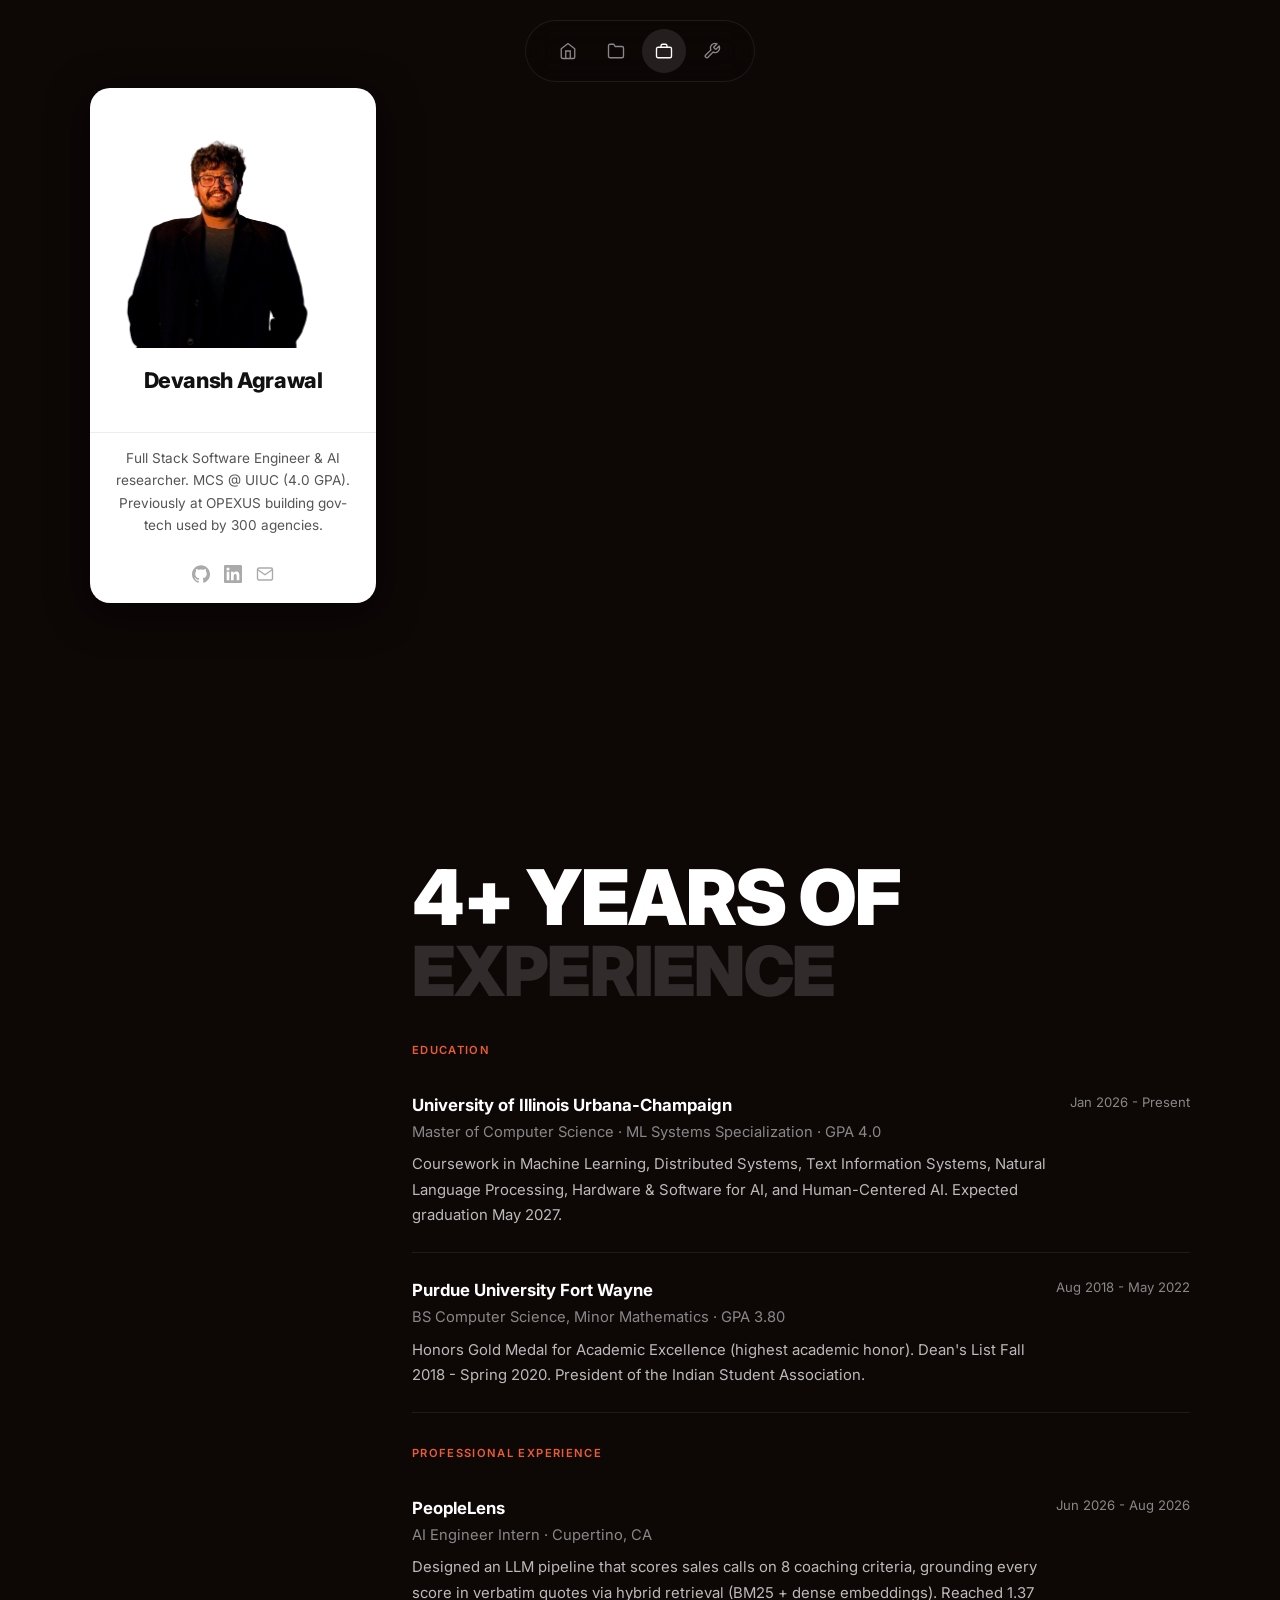
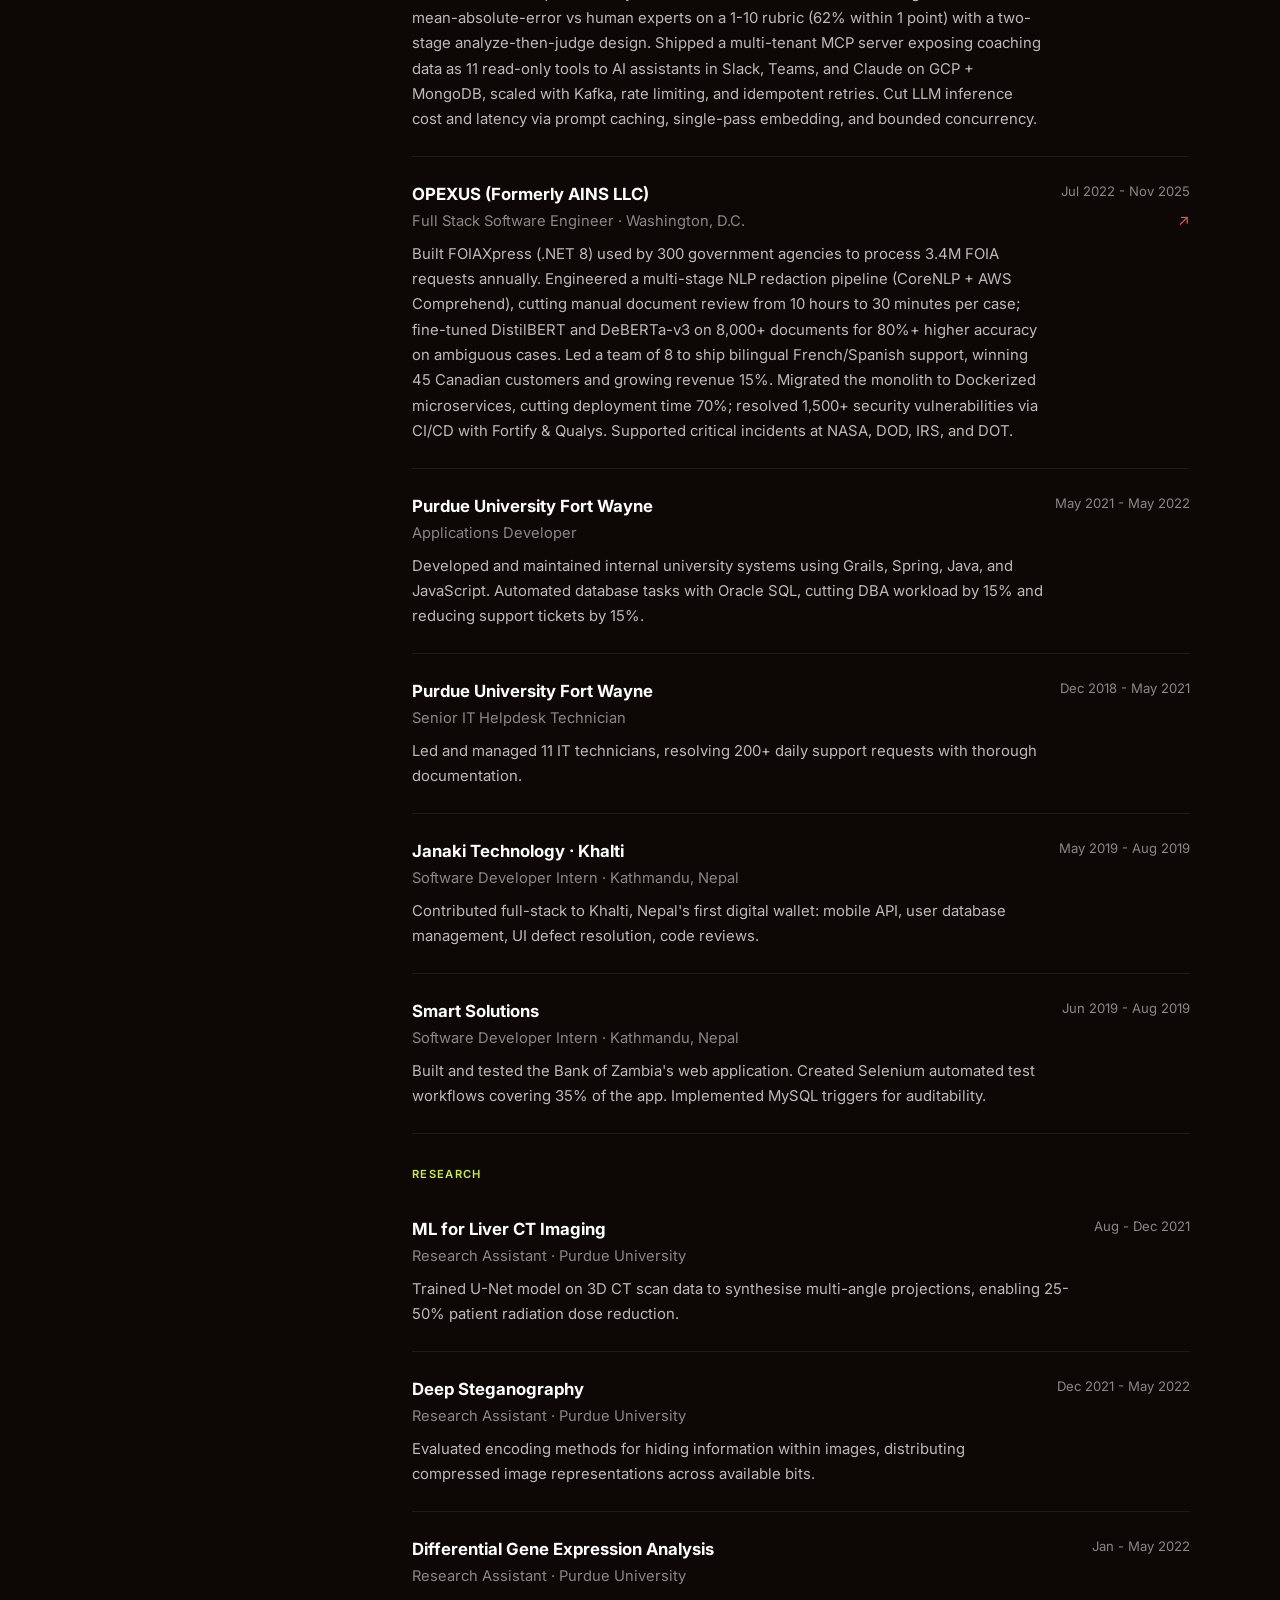
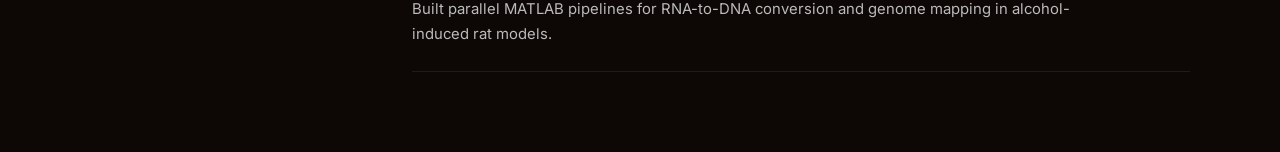
<file: experience.html>
<!DOCTYPE html>
<html lang="en">
<head>
  <meta charset="UTF-8" />
  <meta name="viewport" content="width=device-width, initial-scale=1.0" />
  <title>Experience | Devansh Agrawal</title>
  <link rel="preconnect" href="https://fonts.googleapis.com" />
  <link href="https://fonts.googleapis.com/css2?family=Inter:wght@400;500;600;700;800;900&display=swap" rel="stylesheet" />
  <link rel="stylesheet" href="assets/css/style.css" />
</head>
<body>

  <nav id="main-nav">
    <a href="index.html"       class="nav-item" title="Home">
      <svg viewBox="0 0 24 24"><path d="M3 9l9-7 9 7v11a2 2 0 0 1-2 2H5a2 2 0 0 1-2-2z"/><polyline points="9 22 9 12 15 12 15 22"/></svg>
    </a>
    <a href="projects.html"    class="nav-item" title="Projects">
      <svg viewBox="0 0 24 24"><path d="M22 19a2 2 0 0 1-2 2H4a2 2 0 0 1-2-2V5a2 2 0 0 1 2-2h5l2 3h9a2 2 0 0 1 2 2z"/></svg>
    </a>
    <a href="experience.html"  class="nav-item active" title="Experience">
      <svg viewBox="0 0 24 24"><rect x="2" y="7" width="20" height="14" rx="2"/><path d="M16 7V5a2 2 0 0 0-2-2h-4a2 2 0 0 0-2 2v2"/></svg>
    </a>
    <a href="skills.html"      class="nav-item" title="Skills">
      <svg viewBox="0 0 24 24"><path d="M14.7 6.3a1 1 0 0 0 0 1.4l1.6 1.6a1 1 0 0 0 1.4 0l3.77-3.77a6 6 0 0 1-7.94 7.94l-6.91 6.91a2.12 2.12 0 0 1-3-3l6.91-6.91a6 6 0 0 1 7.94-7.94l-3.76 3.76z"/></svg>
    </a>
  </nav>

  <div class="page-layout">
    <!-- Sidebar -->
    <aside class="profile-card">
      <div class="profile-card__deco"></div>
      <div class="profile-card__photo-wrap">
        <img src="assets/images/profile.png" alt="Devansh Agrawal" />
      </div>
      <div class="profile-card__name">Devansh Agrawal</div>
      <div class="profile-card__badge">AI</div>
      <div class="profile-card__divider"></div>
      <p class="profile-card__bio">
        Full Stack Software Engineer &amp; AI researcher. MCS @ UIUC (4.0 GPA).
        Previously at OPEXUS building gov-tech used by 300 agencies.
      </p>
      <div class="profile-card__deco-line"></div>
      <div class="profile-card__socials">
        <a href="https://github.com/Devansh63" target="_blank" rel="noopener" title="GitHub">
          <svg viewBox="0 0 24 24" fill="currentColor"><path d="M12 .297c-6.63 0-12 5.373-12 12 0 5.303 3.438 9.8 8.205 11.385.6.113.82-.258.82-.577 0-.285-.01-1.04-.015-2.04-3.338.724-4.042-1.61-4.042-1.61C4.422 18.07 3.633 17.7 3.633 17.7c-1.087-.744.084-.729.084-.729 1.205.084 1.838 1.236 1.838 1.236 1.07 1.835 2.809 1.305 3.495.998.108-.776.417-1.305.76-1.605-2.665-.3-5.466-1.332-5.466-5.93 0-1.31.465-2.38 1.235-3.22-.135-.303-.54-1.523.105-3.176 0 0 1.005-.322 3.3 1.23.96-.267 1.98-.399 3-.405 1.02.006 2.04.138 3 .405 2.28-1.552 3.285-1.23 3.285-1.23.645 1.653.24 2.873.12 3.176.765.84 1.23 1.91 1.23 3.22 0 4.61-2.805 5.625-5.475 5.92.42.36.81 1.096.81 2.22 0 1.606-.015 2.896-.015 3.286 0 .315.21.69.825.57C20.565 22.092 24 17.592 24 12.297c0-6.627-5.373-12-12-12"/></svg>
        </a>
        <a href="https://www.linkedin.com/in/devansh-agrawal63/" target="_blank" rel="noopener" title="LinkedIn">
          <svg viewBox="0 0 24 24" fill="currentColor"><path d="M20.447 20.452h-3.554v-5.569c0-1.328-.027-3.037-1.852-3.037-1.853 0-2.136 1.445-2.136 2.939v5.667H9.351V9h3.414v1.561h.046c.477-.9 1.637-1.85 3.37-1.85 3.601 0 4.267 2.37 4.267 5.455v6.286zM5.337 7.433a2.062 2.062 0 0 1-2.063-2.065 2.064 2.064 0 1 1 2.063 2.065zm1.782 13.019H3.555V9h3.564v11.452zM22.225 0H1.771C.792 0 0 .774 0 1.729v20.542C0 23.227.792 24 1.771 24h20.451C23.2 24 24 23.227 24 22.271V1.729C24 .774 23.2 0 22.222 0h.003z"/></svg>
        </a>
        <a href="mailto:devanshagrawal63@gmail.com" title="Email">
          <svg viewBox="0 0 24 24" fill="none" stroke="currentColor" stroke-width="1.8"><path d="M4 4h16c1.1 0 2 .9 2 2v12c0 1.1-.9 2-2 2H4c-1.1 0-2-.9-2-2V6c0-1.1.9-2 2-2z"/><polyline points="22,6 12,13 2,6"/></svg>
        </a>
      </div>
    </aside>

    <!-- Content -->
    <main class="page-content">
      <h1 class="section-title">4+ YEARS OF<br><span>EXPERIENCE</span></h1>

      <div style="margin-top: 36px;">

        <!-- Education first -->
        <div style="margin-bottom: 8px; font-size:0.7rem; color:var(--accent-orange); text-transform:uppercase; letter-spacing:0.12em; font-weight:600;">Education</div>

        <div class="exp-item">
          <div>
            <div class="exp-item__company">University of Illinois Urbana-Champaign</div>
            <div class="exp-item__role">Master of Computer Science · ML Systems Specialization · GPA 4.0</div>
            <div class="exp-item__desc">Coursework in Machine Learning, Distributed Systems, Text Information Systems, Natural Language Processing, Hardware &amp; Software for AI, and Human-Centered AI. Expected graduation May 2027.</div>
          </div>
          <div>
            <div class="exp-item__date">Jan 2026 - Present</div>
          </div>
        </div>

        <div class="exp-item">
          <div>
            <div class="exp-item__company">Purdue University Fort Wayne</div>
            <div class="exp-item__role">BS Computer Science, Minor Mathematics · GPA 3.80</div>
            <div class="exp-item__desc">Honors Gold Medal for Academic Excellence (highest academic honor). Dean's List Fall 2018 - Spring 2020. President of the Indian Student Association.</div>
          </div>
          <div>
            <div class="exp-item__date">Aug 2018 - May 2022</div>
          </div>
        </div>

        <!-- Work experience -->
        <div style="margin: 32px 0 8px; font-size:0.7rem; color:var(--accent-orange); text-transform:uppercase; letter-spacing:0.12em; font-weight:600;">Professional Experience</div>

        <div class="exp-item">
          <div>
            <div class="exp-item__company">PeopleLens</div>
            <div class="exp-item__role">AI Engineer Intern · Cupertino, CA</div>
            <div class="exp-item__desc">
              Designed an LLM pipeline that scores sales calls on 8 coaching criteria, grounding every score in verbatim quotes via hybrid retrieval (BM25 + dense embeddings).
              Reached 1.37 mean-absolute-error vs human experts on a 1-10 rubric (62% within 1 point) with a two-stage analyze-then-judge design.
              Shipped a multi-tenant MCP server exposing coaching data as 11 read-only tools to AI assistants in Slack, Teams, and Claude on GCP + MongoDB, scaled with Kafka, rate limiting, and idempotent retries.
              Cut LLM inference cost and latency via prompt caching, single-pass embedding, and bounded concurrency.
            </div>
          </div>
          <div>
            <div class="exp-item__date">Jun 2026 - Aug 2026</div>
          </div>
        </div>

        <div class="exp-item">
          <div>
            <div class="exp-item__company">OPEXUS (Formerly AINS LLC)</div>
            <div class="exp-item__role">Full Stack Software Engineer · Washington, D.C.</div>
            <div class="exp-item__desc">
              Built FOIAXpress (.NET 8) used by 300 government agencies to process 3.4M FOIA requests annually.
              Engineered a multi-stage NLP redaction pipeline (CoreNLP + AWS Comprehend), cutting manual document review from 10 hours to 30 minutes per case; fine-tuned DistilBERT and DeBERTa-v3 on 8,000+ documents for 80%+ higher accuracy on ambiguous cases.
              Led a team of 8 to ship bilingual French/Spanish support, winning 45 Canadian customers and growing revenue 15%.
              Migrated the monolith to Dockerized microservices, cutting deployment time 70%; resolved 1,500+ security vulnerabilities via CI/CD with Fortify &amp; Qualys.
              Supported critical incidents at NASA, DOD, IRS, and DOT.
            </div>
          </div>
          <div>
            <div class="exp-item__date">Jul 2022 - Nov 2025</div>
            <a href="https://www.linkedin.com/in/devansh-agrawal63/" target="_blank" rel="noopener" class="exp-item__arrow" style="display:block; text-align:right; margin-top:6px; text-decoration:none;">↗</a>
          </div>
        </div>

        <div class="exp-item">
          <div>
            <div class="exp-item__company">Purdue University Fort Wayne</div>
            <div class="exp-item__role">Applications Developer</div>
            <div class="exp-item__desc">Developed and maintained internal university systems using Grails, Spring, Java, and JavaScript. Automated database tasks with Oracle SQL, cutting DBA workload by 15% and reducing support tickets by 15%.</div>
          </div>
          <div>
            <div class="exp-item__date">May 2021 - May 2022</div>
          </div>
        </div>

        <div class="exp-item">
          <div>
            <div class="exp-item__company">Purdue University Fort Wayne</div>
            <div class="exp-item__role">Senior IT Helpdesk Technician</div>
            <div class="exp-item__desc">Led and managed 11 IT technicians, resolving 200+ daily support requests with thorough documentation.</div>
          </div>
          <div>
            <div class="exp-item__date">Dec 2018 - May 2021</div>
          </div>
        </div>

        <div class="exp-item">
          <div>
            <div class="exp-item__company">Janaki Technology · Khalti</div>
            <div class="exp-item__role">Software Developer Intern · Kathmandu, Nepal</div>
            <div class="exp-item__desc">Contributed full-stack to Khalti, Nepal's first digital wallet: mobile API, user database management, UI defect resolution, code reviews.</div>
          </div>
          <div>
            <div class="exp-item__date">May 2019 - Aug 2019</div>
          </div>
        </div>

        <div class="exp-item">
          <div>
            <div class="exp-item__company">Smart Solutions</div>
            <div class="exp-item__role">Software Developer Intern · Kathmandu, Nepal</div>
            <div class="exp-item__desc">Built and tested the Bank of Zambia's web application. Created Selenium automated test workflows covering 35% of the app. Implemented MySQL triggers for auditability.</div>
          </div>
          <div>
            <div class="exp-item__date">Jun 2019 - Aug 2019</div>
          </div>
        </div>

        <!-- Research -->
        <div style="margin: 32px 0 8px; font-size:0.7rem; color:var(--accent-lime); text-transform:uppercase; letter-spacing:0.12em; font-weight:600;">Research</div>

        <div class="exp-item">
          <div>
            <div class="exp-item__company">ML for Liver CT Imaging</div>
            <div class="exp-item__role">Research Assistant · Purdue University</div>
            <div class="exp-item__desc">Trained U-Net model on 3D CT scan data to synthesise multi-angle projections, enabling 25-50% patient radiation dose reduction.</div>
          </div>
          <div><div class="exp-item__date">Aug - Dec 2021</div></div>
        </div>

        <div class="exp-item">
          <div>
            <div class="exp-item__company">Deep Steganography</div>
            <div class="exp-item__role">Research Assistant · Purdue University</div>
            <div class="exp-item__desc">Evaluated encoding methods for hiding information within images, distributing compressed image representations across available bits.</div>
          </div>
          <div><div class="exp-item__date">Dec 2021 - May 2022</div></div>
        </div>

        <div class="exp-item">
          <div>
            <div class="exp-item__company">Differential Gene Expression Analysis</div>
            <div class="exp-item__role">Research Assistant · Purdue University</div>
            <div class="exp-item__desc">Built parallel MATLAB pipelines for RNA-to-DNA conversion and genome mapping in alcohol-induced rat models.</div>
          </div>
          <div><div class="exp-item__date">Jan - May 2022</div></div>
        </div>

      </div>
    </main>
  </div>

</body>
</html>
</file>
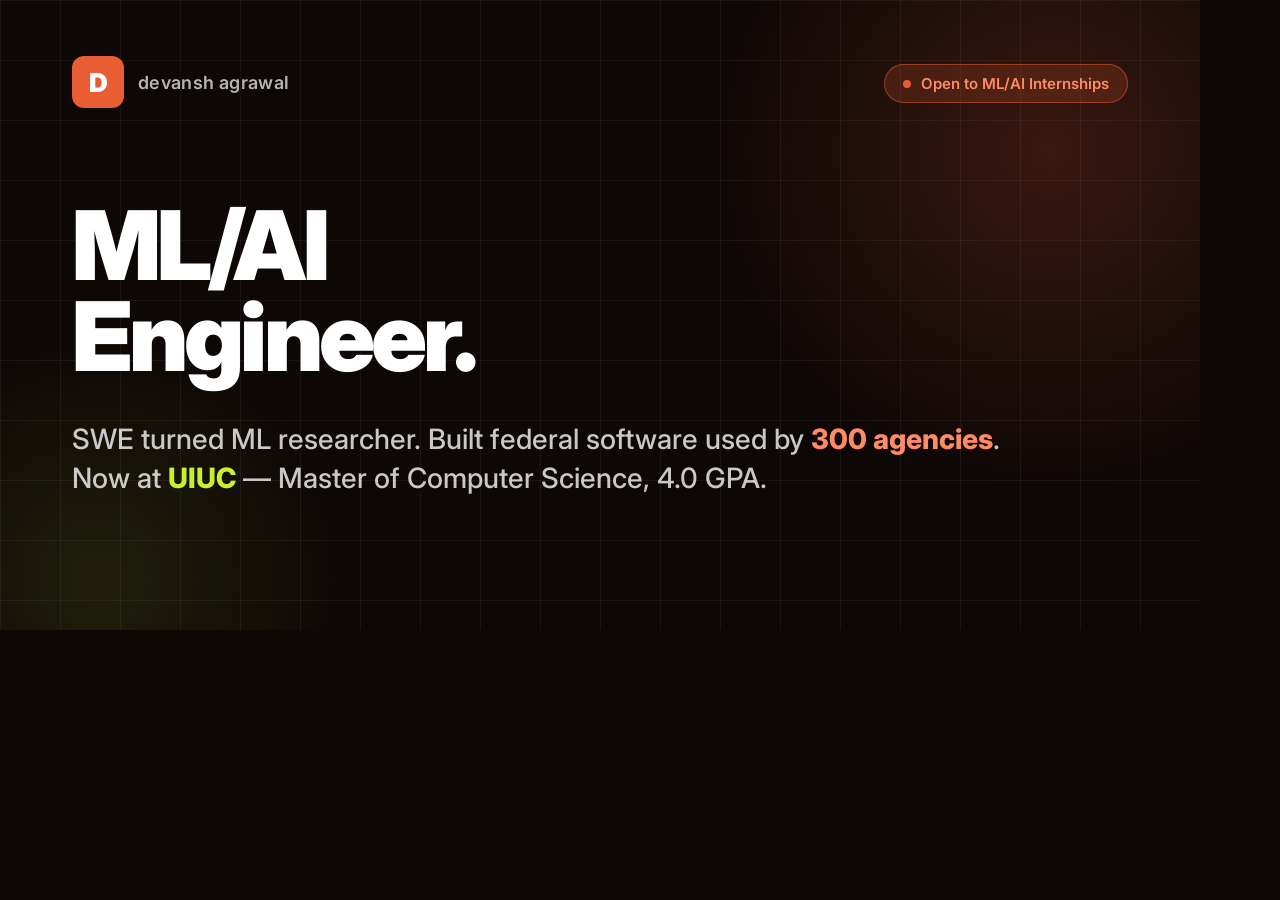
<file: og-card-template.html>
<!DOCTYPE html>
<html>
<head>
  <meta charset="UTF-8">
  <link rel="preconnect" href="https://fonts.googleapis.com">
  <link href="https://fonts.googleapis.com/css2?family=Inter:wght@400;600;700;800;900&display=swap" rel="stylesheet">
  <style>
    * { margin: 0; padding: 0; box-sizing: border-box; }

    html, body {
      width: 1200px;
      height: 630px;
      margin: 0;
      padding: 0;
      overflow: hidden;
    }

    body {
      background: #0d0706;
      color: white;
      font-family: 'Inter', system-ui, sans-serif;
      position: relative;
      -webkit-font-smoothing: antialiased;
    }

    .grid {
      position: absolute;
      inset: 0;
      background-image:
        linear-gradient(rgba(255,255,255,0.05) 1px, transparent 1px),
        linear-gradient(90deg, rgba(255,255,255,0.05) 1px, transparent 1px);
      background-size: 60px 60px;
      z-index: 0;
    }

    .glow {
      position: absolute;
      width: 700px; height: 700px; border-radius: 50%;
      background: radial-gradient(circle, rgba(232,93,52,0.20) 0%, transparent 70%);
      top: -200px; right: -200px;
      z-index: 0;
    }

    .glow-2 {
      position: absolute;
      width: 500px; height: 500px; border-radius: 50%;
      background: radial-gradient(circle, rgba(200,240,47,0.10) 0%, transparent 70%);
      bottom: -200px; left: -150px;
      z-index: 0;
    }

    /* Top row: brand + badge */
    .brand {
      position: absolute;
      top: 56px;
      left: 72px;
      display: flex;
      align-items: center;
      gap: 14px;
      z-index: 10;
    }
    .logo {
      width: 52px; height: 52px; border-radius: 12px;
      background: #e85d34;
      display: flex; align-items: center; justify-content: center;
      font-weight: 900; font-size: 26px;
    }
    .brand-text {
      font-size: 18px; font-weight: 600;
      color: rgba(255,255,255,0.7); letter-spacing: 0.02em;
    }

    .badge {
      position: absolute;
      top: 64px;
      right: 72px;
      display: inline-flex;
      align-items: center;
      gap: 10px;
      padding: 9px 18px;
      background: rgba(232,93,52,0.18);
      border: 1px solid rgba(232,93,52,0.5);
      border-radius: 100px;
      font-size: 15px;
      font-weight: 600;
      color: #ff8a66;
      z-index: 10;
    }
    .dot { width: 8px; height: 8px; border-radius: 50%; background: #e85d34; }

    /* Headline + tagline (centered vertically) */
    .name {
      position: absolute;
      top: 200px;
      left: 72px;
      font-size: 96px;
      font-weight: 900;
      letter-spacing: -0.04em;
      line-height: 0.95;
      z-index: 10;
    }

    .tagline {
      position: absolute;
      top: 420px;
      left: 72px;
      right: 72px;
      font-size: 28px;
      font-weight: 500;
      color: rgba(255,255,255,0.78);
      line-height: 1.4;
      z-index: 10;
    }

    .accent { color: #ff8a66; font-weight: 800; }
    .accent-lime { color: #c8f02f; font-weight: 800; }
  </style>
</head>
<body>
  <div class="grid"></div>
  <div class="glow"></div>
  <div class="glow-2"></div>

  <div class="brand">
    <div class="logo">D</div>
    <div class="brand-text">devansh agrawal</div>
  </div>

  <div class="badge">
    <span class="dot"></span>
    Open to ML/AI Internships
  </div>

  <div class="name">ML/AI<br>Engineer.</div>

  <div class="tagline">
    SWE turned ML researcher. Built federal software used by <span class="accent">300 agencies</span>.<br>
    Now at <span class="accent-lime">UIUC</span> — Master of Computer Science, 4.0 GPA.
  </div>
</body>
</html>
</file>
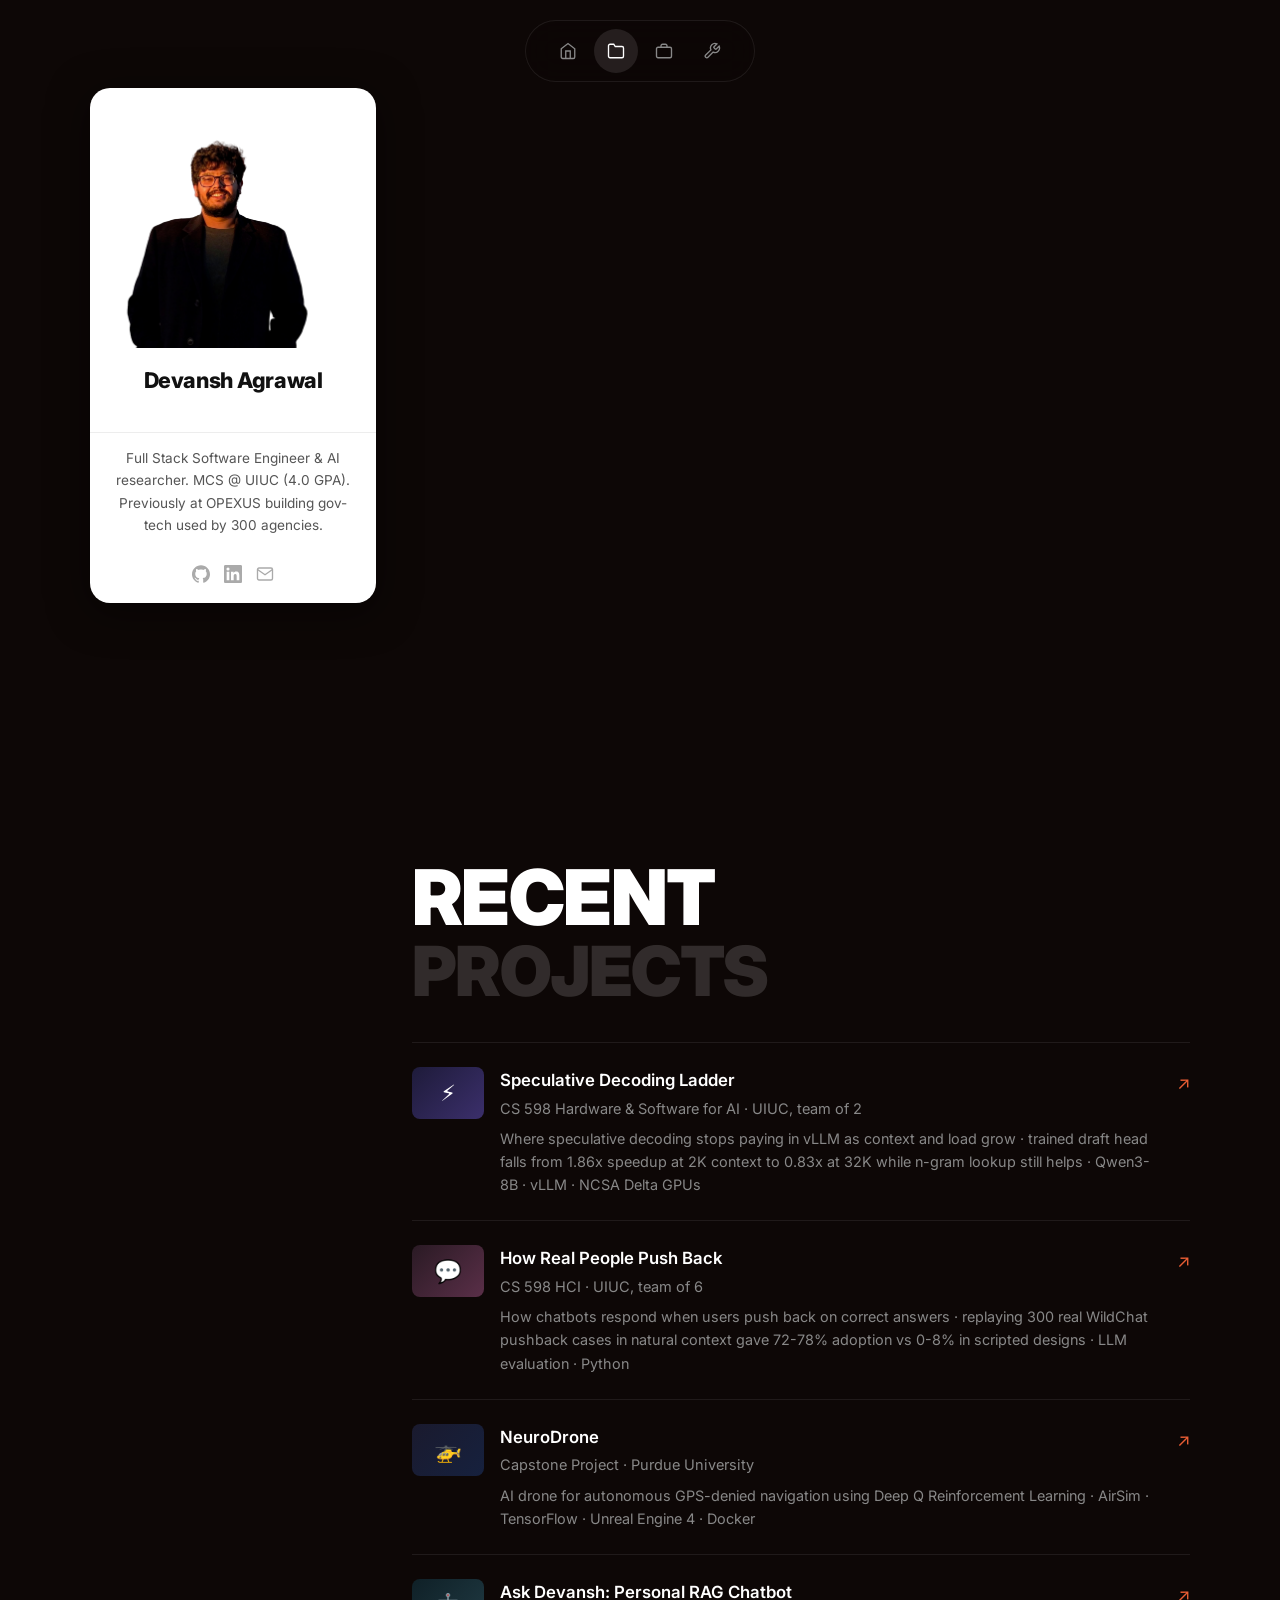
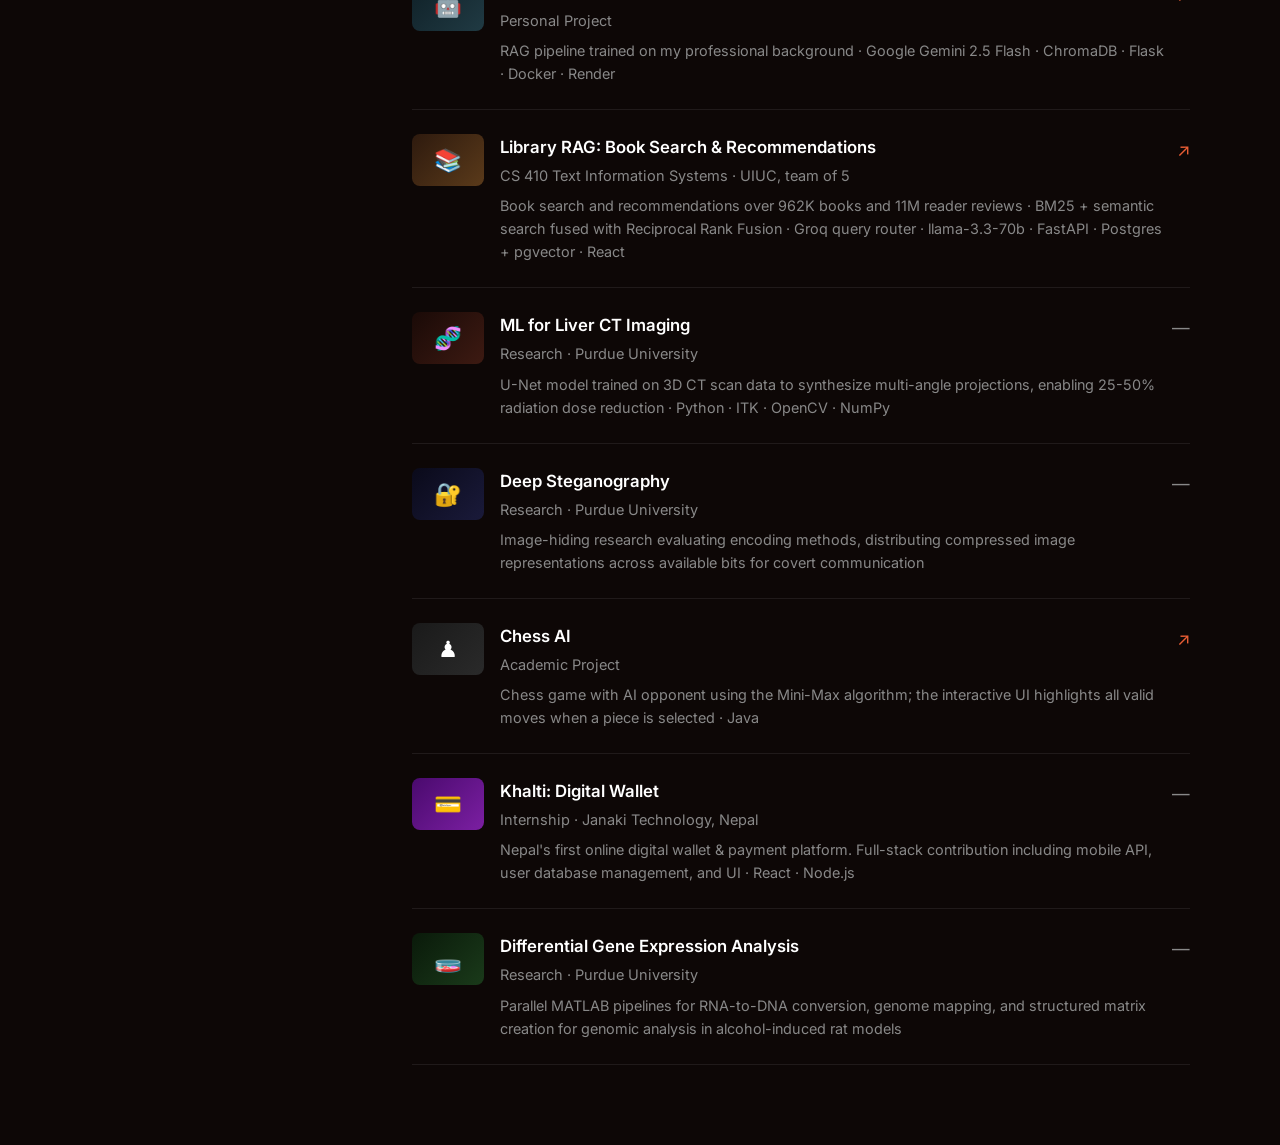
<file: projects.html>
<!DOCTYPE html>
<html lang="en">
<head>
  <meta charset="UTF-8" />
  <meta name="viewport" content="width=device-width, initial-scale=1.0" />
  <title>Projects | Devansh Agrawal</title>
  <link rel="preconnect" href="https://fonts.googleapis.com" />
  <link href="https://fonts.googleapis.com/css2?family=Inter:wght@400;500;600;700;800;900&display=swap" rel="stylesheet" />
  <link rel="stylesheet" href="assets/css/style.css" />
</head>
<body>

  <nav id="main-nav">
    <a href="index.html"       class="nav-item" title="Home">
      <svg viewBox="0 0 24 24"><path d="M3 9l9-7 9 7v11a2 2 0 0 1-2 2H5a2 2 0 0 1-2-2z"/><polyline points="9 22 9 12 15 12 15 22"/></svg>
    </a>
    <a href="projects.html"    class="nav-item active" title="Projects">
      <svg viewBox="0 0 24 24"><path d="M22 19a2 2 0 0 1-2 2H4a2 2 0 0 1-2-2V5a2 2 0 0 1 2-2h5l2 3h9a2 2 0 0 1 2 2z"/></svg>
    </a>
    <a href="experience.html"  class="nav-item" title="Experience">
      <svg viewBox="0 0 24 24"><rect x="2" y="7" width="20" height="14" rx="2"/><path d="M16 7V5a2 2 0 0 0-2-2h-4a2 2 0 0 0-2 2v2"/></svg>
    </a>
    <a href="skills.html"      class="nav-item" title="Skills">
      <svg viewBox="0 0 24 24"><path d="M14.7 6.3a1 1 0 0 0 0 1.4l1.6 1.6a1 1 0 0 0 1.4 0l3.77-3.77a6 6 0 0 1-7.94 7.94l-6.91 6.91a2.12 2.12 0 0 1-3-3l6.91-6.91a6 6 0 0 1 7.94-7.94l-3.76 3.76z"/></svg>
    </a>
  </nav>

  <div class="page-layout">
    <!-- Sidebar -->
    <aside class="profile-card">
      <div class="profile-card__deco"></div>
      <div class="profile-card__photo-wrap">
        <img src="assets/images/profile.png" alt="Devansh Agrawal" />
      </div>
      <div class="profile-card__name">Devansh Agrawal</div>
      <div class="profile-card__badge">AI</div>
      <div class="profile-card__divider"></div>
      <p class="profile-card__bio">
        Full Stack Software Engineer &amp; AI researcher. MCS @ UIUC (4.0 GPA).
        Previously at OPEXUS building gov-tech used by 300 agencies.
      </p>
      <div class="profile-card__deco-line"></div>
      <div class="profile-card__socials">
        <a href="https://github.com/Devansh63" target="_blank" rel="noopener" title="GitHub">
          <svg viewBox="0 0 24 24" fill="currentColor"><path d="M12 .297c-6.63 0-12 5.373-12 12 0 5.303 3.438 9.8 8.205 11.385.6.113.82-.258.82-.577 0-.285-.01-1.04-.015-2.04-3.338.724-4.042-1.61-4.042-1.61C4.422 18.07 3.633 17.7 3.633 17.7c-1.087-.744.084-.729.084-.729 1.205.084 1.838 1.236 1.838 1.236 1.07 1.835 2.809 1.305 3.495.998.108-.776.417-1.305.76-1.605-2.665-.3-5.466-1.332-5.466-5.93 0-1.31.465-2.38 1.235-3.22-.135-.303-.54-1.523.105-3.176 0 0 1.005-.322 3.3 1.23.96-.267 1.98-.399 3-.405 1.02.006 2.04.138 3 .405 2.28-1.552 3.285-1.23 3.285-1.23.645 1.653.24 2.873.12 3.176.765.84 1.23 1.91 1.23 3.22 0 4.61-2.805 5.625-5.475 5.92.42.36.81 1.096.81 2.22 0 1.606-.015 2.896-.015 3.286 0 .315.21.69.825.57C20.565 22.092 24 17.592 24 12.297c0-6.627-5.373-12-12-12"/></svg>
        </a>
        <a href="https://www.linkedin.com/in/devansh-agrawal63/" target="_blank" rel="noopener" title="LinkedIn">
          <svg viewBox="0 0 24 24" fill="currentColor"><path d="M20.447 20.452h-3.554v-5.569c0-1.328-.027-3.037-1.852-3.037-1.853 0-2.136 1.445-2.136 2.939v5.667H9.351V9h3.414v1.561h.046c.477-.9 1.637-1.85 3.37-1.85 3.601 0 4.267 2.37 4.267 5.455v6.286zM5.337 7.433a2.062 2.062 0 0 1-2.063-2.065 2.064 2.064 0 1 1 2.063 2.065zm1.782 13.019H3.555V9h3.564v11.452zM22.225 0H1.771C.792 0 0 .774 0 1.729v20.542C0 23.227.792 24 1.771 24h20.451C23.2 24 24 23.227 24 22.271V1.729C24 .774 23.2 0 22.222 0h.003z"/></svg>
        </a>
        <a href="mailto:devanshagrawal63@gmail.com" title="Email">
          <svg viewBox="0 0 24 24" fill="none" stroke="currentColor" stroke-width="1.8"><path d="M4 4h16c1.1 0 2 .9 2 2v12c0 1.1-.9 2-2 2H4c-1.1 0-2-.9-2-2V6c0-1.1.9-2 2-2z"/><polyline points="22,6 12,13 2,6"/></svg>
        </a>
      </div>
    </aside>

    <!-- Content -->
    <main class="page-content">
      <h1 class="section-title">RECENT<br><span>PROJECTS</span></h1>

      <div style="margin-top: 36px;">

        <!-- Speculative Decoding Ladder -->
        <a class="list-item" href="https://github.com/Devansh63/Speculate-Decoding-Ladder" target="_blank" rel="noopener">
          <div style="display:flex; gap:16px; align-items:flex-start;">
            <div class="list-item__thumb" style="background: linear-gradient(135deg,#1e1b3a,#3b2f6b);">
              <div style="width:100%;height:100%;display:flex;align-items:center;justify-content:center;font-size:1.4rem;">⚡</div>
            </div>
            <div>
              <div class="list-item__title">Speculative Decoding Ladder</div>
              <div class="list-item__sub">CS 598 Hardware &amp; Software for AI · UIUC, team of 2</div>
              <div class="list-item__meta">Where speculative decoding stops paying in vLLM as context and load grow · trained draft head falls from 1.86x speedup at 2K context to 0.83x at 32K while n-gram lookup still helps · Qwen3-8B · vLLM · NCSA Delta GPUs</div>
            </div>
          </div>
          <div class="list-item__arrow">↗</div>
        </a>

        <!-- Pushback study -->
        <a class="list-item" href="https://github.com/Devansh63/cs598-pushback-test" target="_blank" rel="noopener">
          <div style="display:flex; gap:16px; align-items:flex-start;">
            <div class="list-item__thumb" style="background: linear-gradient(135deg,#2a1a24,#5a2f48);">
              <div style="width:100%;height:100%;display:flex;align-items:center;justify-content:center;font-size:1.4rem;">💬</div>
            </div>
            <div>
              <div class="list-item__title">How Real People Push Back</div>
              <div class="list-item__sub">CS 598 HCI · UIUC, team of 6</div>
              <div class="list-item__meta">How chatbots respond when users push back on correct answers · replaying 300 real WildChat pushback cases in natural context gave 72-78% adoption vs 0-8% in scripted designs · LLM evaluation · Python</div>
            </div>
          </div>
          <div class="list-item__arrow">↗</div>
        </a>

        <!-- NeuroDrone -->
        <a class="list-item" href="https://github.com/Devansh63" target="_blank" rel="noopener">
          <div style="display:flex; gap:16px; align-items:flex-start;">
            <div class="list-item__thumb" style="background: linear-gradient(135deg,#1a1a2e,#16213e);">
              <div style="width:100%;height:100%;display:flex;align-items:center;justify-content:center;font-size:1.4rem;">🚁</div>
            </div>
            <div>
              <div class="list-item__title">NeuroDrone</div>
              <div class="list-item__sub">Capstone Project · Purdue University</div>
              <div class="list-item__meta">AI drone for autonomous GPS-denied navigation using Deep Q Reinforcement Learning · AirSim · TensorFlow · Unreal Engine 4 · Docker</div>
            </div>
          </div>
          <div class="list-item__arrow">↗</div>
        </a>

        <!-- Ask Devansh -->
        <a class="list-item" href="https://github.com/Devansh63" target="_blank" rel="noopener">
          <div style="display:flex; gap:16px; align-items:flex-start;">
            <div class="list-item__thumb" style="background: linear-gradient(135deg,#0f2027,#203a43);">
              <div style="width:100%;height:100%;display:flex;align-items:center;justify-content:center;font-size:1.4rem;">🤖</div>
            </div>
            <div>
              <div class="list-item__title">Ask Devansh: Personal RAG Chatbot</div>
              <div class="list-item__sub">Personal Project</div>
              <div class="list-item__meta">RAG pipeline trained on my professional background · Google Gemini 2.5 Flash · ChromaDB · Flask · Docker · Render</div>
            </div>
          </div>
          <div class="list-item__arrow">↗</div>
        </a>

        <!-- Library RAG -->
        <a class="list-item" href="https://github.com/Devansh63/library-rag-ingest" target="_blank" rel="noopener">
          <div style="display:flex; gap:16px; align-items:flex-start;">
            <div class="list-item__thumb" style="background: linear-gradient(135deg,#2e1a0e,#5a3a1a);">
              <div style="width:100%;height:100%;display:flex;align-items:center;justify-content:center;font-size:1.4rem;">📚</div>
            </div>
            <div>
              <div class="list-item__title">Library RAG: Book Search &amp; Recommendations</div>
              <div class="list-item__sub">CS 410 Text Information Systems · UIUC, team of 5</div>
              <div class="list-item__meta">Book search and recommendations over 962K books and 11M reader reviews · BM25 + semantic search fused with Reciprocal Rank Fusion · Groq query router · llama-3.3-70b · FastAPI · Postgres + pgvector · React</div>
            </div>
          </div>
          <div class="list-item__arrow">↗</div>
        </a>

        <!-- Liver CT ML -->
        <div class="list-item" style="cursor:default;">
          <div style="display:flex; gap:16px; align-items:flex-start;">
            <div class="list-item__thumb" style="background: linear-gradient(135deg,#1a0a07,#3d1a12);">
              <div style="width:100%;height:100%;display:flex;align-items:center;justify-content:center;font-size:1.4rem;">🧬</div>
            </div>
            <div>
              <div class="list-item__title">ML for Liver CT Imaging</div>
              <div class="list-item__sub">Research · Purdue University</div>
              <div class="list-item__meta">U-Net model trained on 3D CT scan data to synthesize multi-angle projections, enabling 25-50% radiation dose reduction · Python · ITK · OpenCV · NumPy</div>
            </div>
          </div>
          <div class="list-item__arrow" style="color:var(--text-muted);">—</div>
        </div>

        <!-- Deep Steganography -->
        <div class="list-item" style="cursor:default;">
          <div style="display:flex; gap:16px; align-items:flex-start;">
            <div class="list-item__thumb" style="background: linear-gradient(135deg,#0a0a1a,#1a1a3a);">
              <div style="width:100%;height:100%;display:flex;align-items:center;justify-content:center;font-size:1.4rem;">🔐</div>
            </div>
            <div>
              <div class="list-item__title">Deep Steganography</div>
              <div class="list-item__sub">Research · Purdue University</div>
              <div class="list-item__meta">Image-hiding research evaluating encoding methods, distributing compressed image representations across available bits for covert communication</div>
            </div>
          </div>
          <div class="list-item__arrow" style="color:var(--text-muted);">—</div>
        </div>

        <!-- Chess AI -->
        <a class="list-item" href="https://github.com/Devansh63/Chess" target="_blank" rel="noopener">
          <div style="display:flex; gap:16px; align-items:flex-start;">
            <div class="list-item__thumb" style="background: linear-gradient(135deg,#1a1a1a,#2a2a2a);">
              <div style="width:100%;height:100%;display:flex;align-items:center;justify-content:center;font-size:1.4rem;">♟️</div>
            </div>
            <div>
              <div class="list-item__title">Chess AI</div>
              <div class="list-item__sub">Academic Project</div>
              <div class="list-item__meta">Chess game with AI opponent using the Mini-Max algorithm; the interactive UI highlights all valid moves when a piece is selected · Java</div>
            </div>
          </div>
          <div class="list-item__arrow">↗</div>
        </a>

        <!-- Khalti -->
        <div class="list-item" style="cursor:default;">
          <div style="display:flex; gap:16px; align-items:flex-start;">
            <div class="list-item__thumb" style="background: linear-gradient(135deg,#4a0a6e,#7b1fa2);">
              <div style="width:100%;height:100%;display:flex;align-items:center;justify-content:center;font-size:1.4rem;">💳</div>
            </div>
            <div>
              <div class="list-item__title">Khalti: Digital Wallet</div>
              <div class="list-item__sub">Internship · Janaki Technology, Nepal</div>
              <div class="list-item__meta">Nepal's first online digital wallet &amp; payment platform. Full-stack contribution including mobile API, user database management, and UI · React · Node.js</div>
            </div>
          </div>
          <div class="list-item__arrow" style="color:var(--text-muted);">—</div>
        </div>

        <!-- Gene Expression -->
        <div class="list-item" style="cursor:default;">
          <div style="display:flex; gap:16px; align-items:flex-start;">
            <div class="list-item__thumb" style="background: linear-gradient(135deg,#0a1a0a,#1a3a1a);">
              <div style="width:100%;height:100%;display:flex;align-items:center;justify-content:center;font-size:1.4rem;">🧫</div>
            </div>
            <div>
              <div class="list-item__title">Differential Gene Expression Analysis</div>
              <div class="list-item__sub">Research · Purdue University</div>
              <div class="list-item__meta">Parallel MATLAB pipelines for RNA-to-DNA conversion, genome mapping, and structured matrix creation for genomic analysis in alcohol-induced rat models</div>
            </div>
          </div>
          <div class="list-item__arrow" style="color:var(--text-muted);">—</div>
        </div>

      </div>
    </main>
  </div>

</body>
</html>
</file>
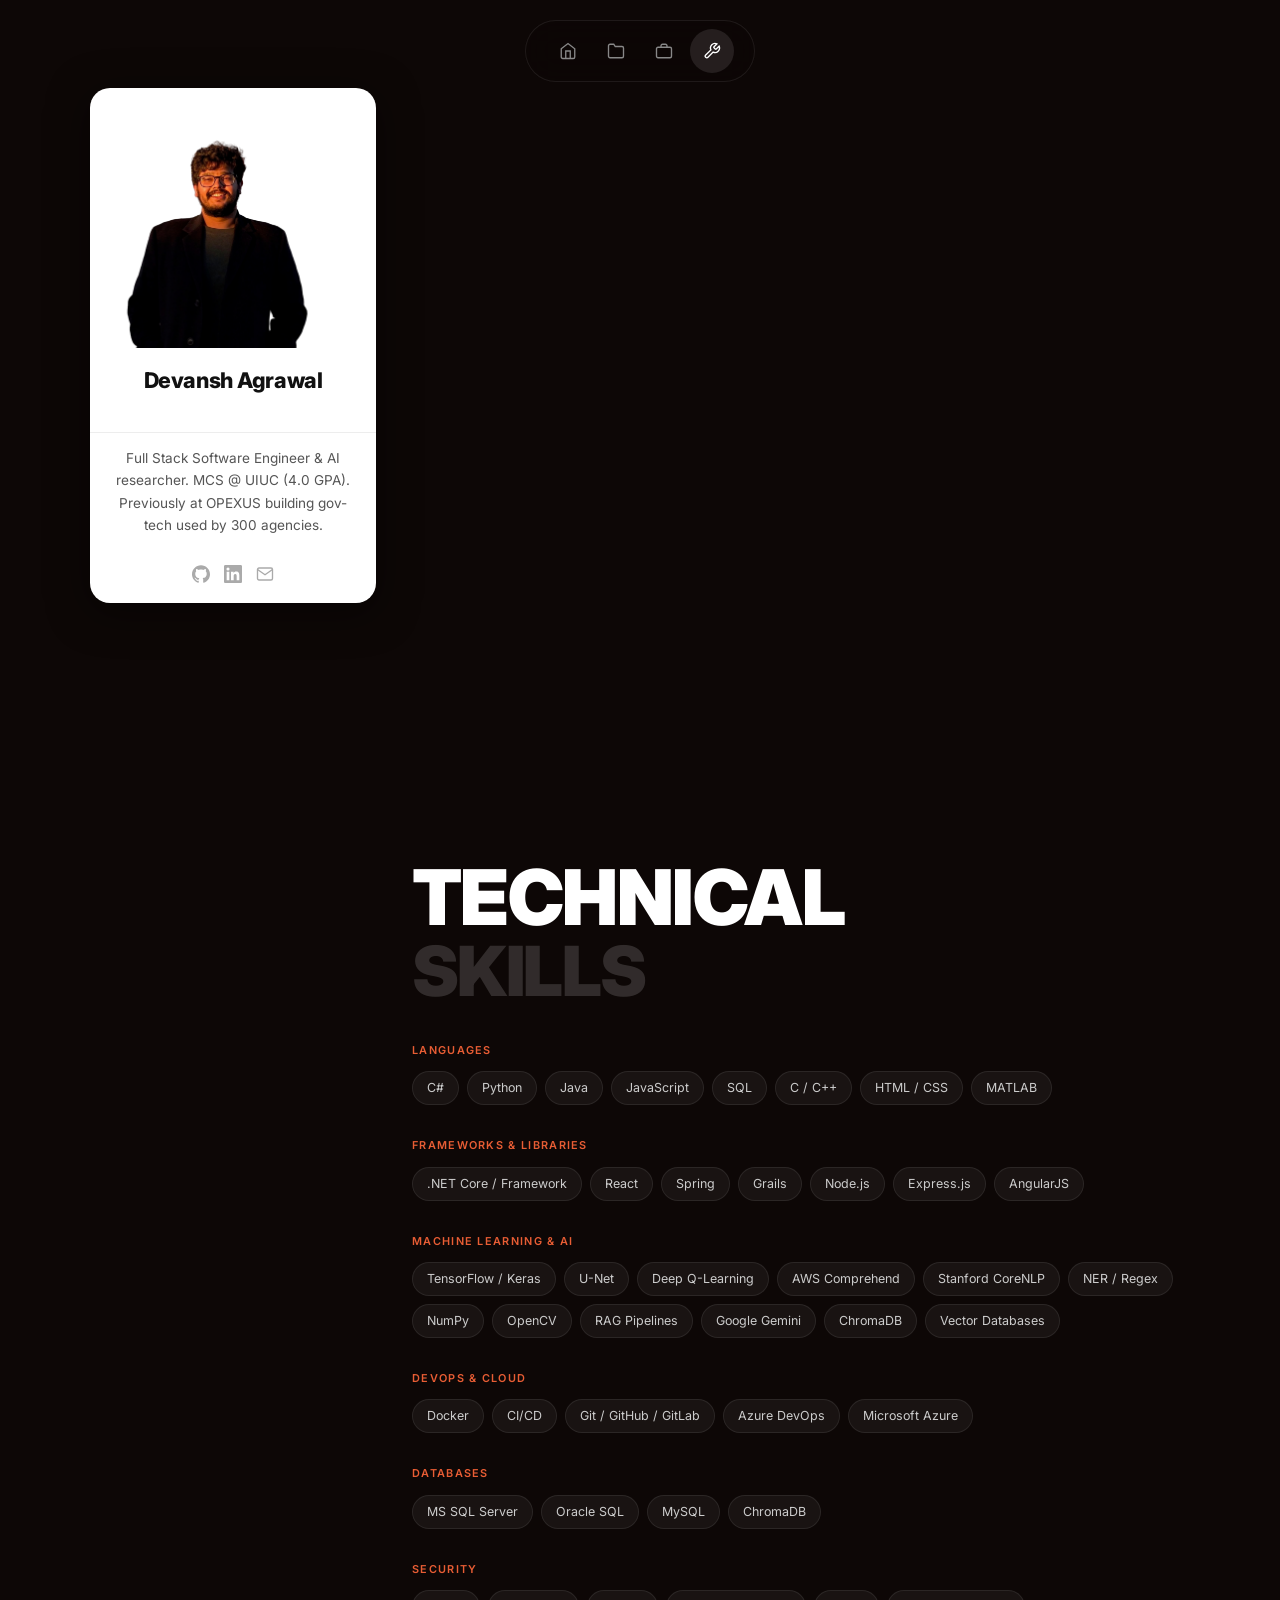
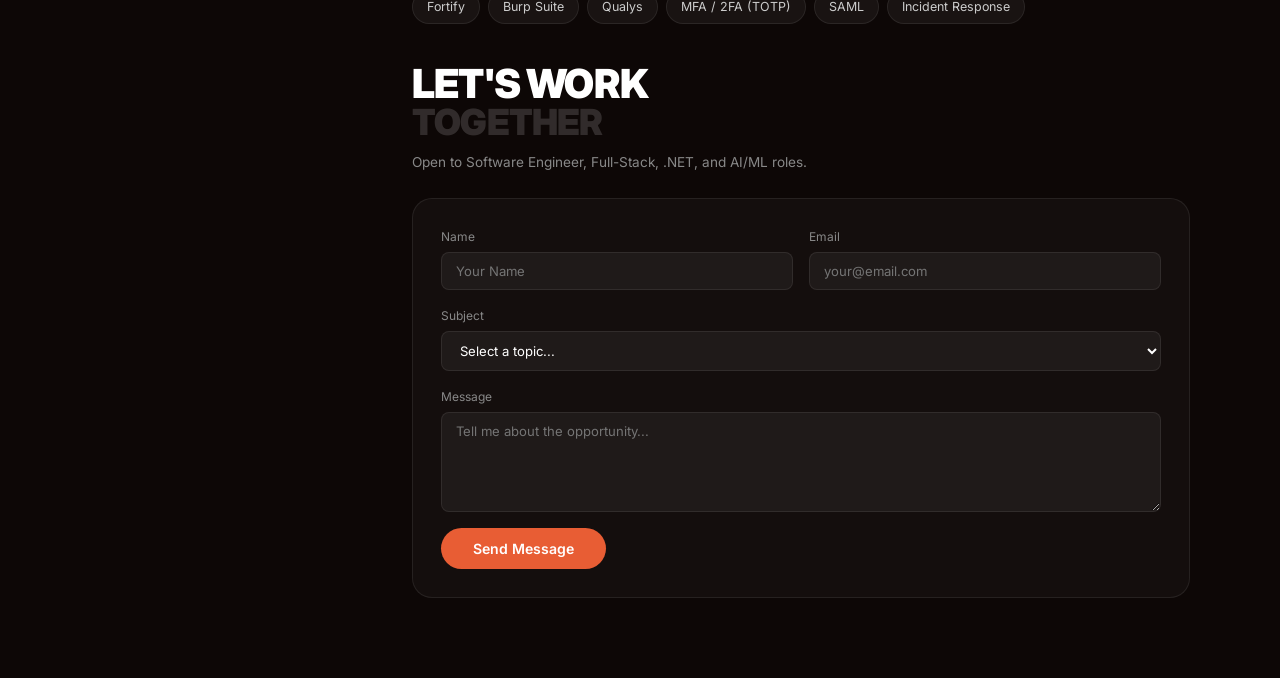
<file: skills.html>
<!DOCTYPE html>
<html lang="en">
<head>
  <meta charset="UTF-8" />
  <meta name="viewport" content="width=device-width, initial-scale=1.0" />
  <title>Skills | Devansh Agrawal</title>
  <link rel="preconnect" href="https://fonts.googleapis.com" />
  <link href="https://fonts.googleapis.com/css2?family=Inter:wght@400;500;600;700;800;900&display=swap" rel="stylesheet" />
  <link rel="stylesheet" href="assets/css/style.css" />
  <style>
    .skill-group { margin-bottom: 32px; }
    .skill-group__label {
      font-size: 0.68rem;
      color: var(--accent-orange);
      text-transform: uppercase;
      letter-spacing: 0.12em;
      font-weight: 600;
      margin-bottom: 12px;
    }
    .skill-tags {
      display: flex;
      flex-wrap: wrap;
      gap: 8px;
    }
    .skill-tag {
      font-size: 0.78rem;
      padding: 6px 14px;
      border-radius: 20px;
      background: rgba(255,255,255,0.05);
      border: 1px solid var(--border);
      color: #ccc;
      transition: all 0.2s;
    }
    .skill-tag:hover {
      background: rgba(232,93,52,0.1);
      border-color: var(--accent-orange);
      color: var(--text-primary);
    }
    .contact-form {
      background: rgba(255,255,255,0.03);
      border: 1px solid var(--border);
      border-radius: var(--radius);
      padding: 28px;
      margin-top: 8px;
    }
    .form-row { display: grid; grid-template-columns: 1fr 1fr; gap: 16px; margin-bottom: 16px; }
    .form-field { display: flex; flex-direction: column; gap: 6px; }
    .form-field label { font-size: 0.75rem; color: var(--text-muted); }
    .form-field input,
    .form-field textarea,
    .form-field select {
      background: rgba(255,255,255,0.05);
      border: 1px solid var(--border);
      border-radius: 8px;
      padding: 10px 14px;
      font-size: 0.82rem;
      color: var(--text-primary);
      outline: none;
      font-family: inherit;
      transition: border-color 0.2s;
    }
    .form-field input:focus,
    .form-field textarea:focus,
    .form-field select:focus { border-color: rgba(232,93,52,0.5); }
    .form-field select option { background: #1a1a1a; }
    .form-field textarea { resize: vertical; min-height: 100px; }
    .form-submit {
      margin-top: 16px;
      padding: 12px 32px;
      background: var(--accent-orange);
      color: #fff;
      border: none;
      border-radius: 40px;
      font-size: 0.88rem;
      font-weight: 600;
      cursor: pointer;
      transition: transform 0.2s, opacity 0.2s;
      font-family: inherit;
    }
    .form-submit:hover { transform: scale(1.02); }
  </style>
</head>
<body>

  <nav id="main-nav">
    <a href="index.html"       class="nav-item" title="Home">
      <svg viewBox="0 0 24 24"><path d="M3 9l9-7 9 7v11a2 2 0 0 1-2 2H5a2 2 0 0 1-2-2z"/><polyline points="9 22 9 12 15 12 15 22"/></svg>
    </a>
    <a href="projects.html"    class="nav-item" title="Projects">
      <svg viewBox="0 0 24 24"><path d="M22 19a2 2 0 0 1-2 2H4a2 2 0 0 1-2-2V5a2 2 0 0 1 2-2h5l2 3h9a2 2 0 0 1 2 2z"/></svg>
    </a>
    <a href="experience.html"  class="nav-item" title="Experience">
      <svg viewBox="0 0 24 24"><rect x="2" y="7" width="20" height="14" rx="2"/><path d="M16 7V5a2 2 0 0 0-2-2h-4a2 2 0 0 0-2 2v2"/></svg>
    </a>
    <a href="skills.html"      class="nav-item active" title="Skills">
      <svg viewBox="0 0 24 24"><path d="M14.7 6.3a1 1 0 0 0 0 1.4l1.6 1.6a1 1 0 0 0 1.4 0l3.77-3.77a6 6 0 0 1-7.94 7.94l-6.91 6.91a2.12 2.12 0 0 1-3-3l6.91-6.91a6 6 0 0 1 7.94-7.94l-3.76 3.76z"/></svg>
    </a>
  </nav>

  <div class="page-layout">
    <!-- Sidebar -->
    <aside class="profile-card">
      <div class="profile-card__deco"></div>
      <div class="profile-card__photo-wrap">
        <img src="assets/images/profile.png" alt="Devansh Agrawal" />
      </div>
      <div class="profile-card__name">Devansh Agrawal</div>
      <div class="profile-card__badge">AI</div>
      <div class="profile-card__divider"></div>
      <p class="profile-card__bio">
        Full Stack Software Engineer &amp; AI researcher. MCS @ UIUC (4.0 GPA).
        Previously at OPEXUS building gov-tech used by 300 agencies.
      </p>
      <div class="profile-card__deco-line"></div>
      <div class="profile-card__socials">
        <a href="https://github.com/Devansh63" target="_blank" rel="noopener" title="GitHub">
          <svg viewBox="0 0 24 24" fill="currentColor"><path d="M12 .297c-6.63 0-12 5.373-12 12 0 5.303 3.438 9.8 8.205 11.385.6.113.82-.258.82-.577 0-.285-.01-1.04-.015-2.04-3.338.724-4.042-1.61-4.042-1.61C4.422 18.07 3.633 17.7 3.633 17.7c-1.087-.744.084-.729.084-.729 1.205.084 1.838 1.236 1.838 1.236 1.07 1.835 2.809 1.305 3.495.998.108-.776.417-1.305.76-1.605-2.665-.3-5.466-1.332-5.466-5.93 0-1.31.465-2.38 1.235-3.22-.135-.303-.54-1.523.105-3.176 0 0 1.005-.322 3.3 1.23.96-.267 1.98-.399 3-.405 1.02.006 2.04.138 3 .405 2.28-1.552 3.285-1.23 3.285-1.23.645 1.653.24 2.873.12 3.176.765.84 1.23 1.91 1.23 3.22 0 4.61-2.805 5.625-5.475 5.92.42.36.81 1.096.81 2.22 0 1.606-.015 2.896-.015 3.286 0 .315.21.69.825.57C20.565 22.092 24 17.592 24 12.297c0-6.627-5.373-12-12-12"/></svg>
        </a>
        <a href="https://www.linkedin.com/in/devansh-agrawal63/" target="_blank" rel="noopener" title="LinkedIn">
          <svg viewBox="0 0 24 24" fill="currentColor"><path d="M20.447 20.452h-3.554v-5.569c0-1.328-.027-3.037-1.852-3.037-1.853 0-2.136 1.445-2.136 2.939v5.667H9.351V9h3.414v1.561h.046c.477-.9 1.637-1.85 3.37-1.85 3.601 0 4.267 2.37 4.267 5.455v6.286zM5.337 7.433a2.062 2.062 0 0 1-2.063-2.065 2.064 2.064 0 1 1 2.063 2.065zm1.782 13.019H3.555V9h3.564v11.452zM22.225 0H1.771C.792 0 0 .774 0 1.729v20.542C0 23.227.792 24 1.771 24h20.451C23.2 24 24 23.227 24 22.271V1.729C24 .774 23.2 0 22.222 0h.003z"/></svg>
        </a>
        <a href="mailto:devanshagrawal63@gmail.com" title="Email">
          <svg viewBox="0 0 24 24" fill="none" stroke="currentColor" stroke-width="1.8"><path d="M4 4h16c1.1 0 2 .9 2 2v12c0 1.1-.9 2-2 2H4c-1.1 0-2-.9-2-2V6c0-1.1.9-2 2-2z"/><polyline points="22,6 12,13 2,6"/></svg>
        </a>
      </div>
    </aside>

    <!-- Content -->
    <main class="page-content">
      <h1 class="section-title">TECHNICAL<br><span>SKILLS</span></h1>

      <div style="margin-top:36px;">

        <div class="skill-group">
          <div class="skill-group__label">Languages</div>
          <div class="skill-tags">
            <span class="skill-tag">C#</span><span class="skill-tag">Python</span><span class="skill-tag">Java</span>
            <span class="skill-tag">JavaScript</span><span class="skill-tag">SQL</span><span class="skill-tag">C / C++</span>
            <span class="skill-tag">HTML / CSS</span><span class="skill-tag">MATLAB</span>
          </div>
        </div>

        <div class="skill-group">
          <div class="skill-group__label">Frameworks & Libraries</div>
          <div class="skill-tags">
            <span class="skill-tag">.NET Core / Framework</span><span class="skill-tag">React</span>
            <span class="skill-tag">Spring</span><span class="skill-tag">Grails</span>
            <span class="skill-tag">Node.js</span><span class="skill-tag">Express.js</span>
            <span class="skill-tag">AngularJS</span>
          </div>
        </div>

        <div class="skill-group">
          <div class="skill-group__label">Machine Learning & AI</div>
          <div class="skill-tags">
            <span class="skill-tag">TensorFlow / Keras</span><span class="skill-tag">U-Net</span>
            <span class="skill-tag">Deep Q-Learning</span><span class="skill-tag">AWS Comprehend</span>
            <span class="skill-tag">Stanford CoreNLP</span><span class="skill-tag">NER / Regex</span>
            <span class="skill-tag">NumPy</span><span class="skill-tag">OpenCV</span>
            <span class="skill-tag">RAG Pipelines</span><span class="skill-tag">Google Gemini</span>
            <span class="skill-tag">ChromaDB</span><span class="skill-tag">Vector Databases</span>
          </div>
        </div>

        <div class="skill-group">
          <div class="skill-group__label">DevOps & Cloud</div>
          <div class="skill-tags">
            <span class="skill-tag">Docker</span><span class="skill-tag">CI/CD</span>
            <span class="skill-tag">Git / GitHub / GitLab</span>
            <span class="skill-tag">Azure DevOps</span><span class="skill-tag">Microsoft Azure</span>
          </div>
        </div>

        <div class="skill-group">
          <div class="skill-group__label">Databases</div>
          <div class="skill-tags">
            <span class="skill-tag">MS SQL Server</span><span class="skill-tag">Oracle SQL</span>
            <span class="skill-tag">MySQL</span><span class="skill-tag">ChromaDB</span>
          </div>
        </div>

        <div class="skill-group">
          <div class="skill-group__label">Security</div>
          <div class="skill-tags">
            <span class="skill-tag">Fortify</span><span class="skill-tag">Burp Suite</span>
            <span class="skill-tag">Qualys</span><span class="skill-tag">MFA / 2FA (TOTP)</span>
            <span class="skill-tag">SAML</span><span class="skill-tag">Incident Response</span>
          </div>
        </div>

        <!-- Contact section -->
        <div style="margin-top:40px;">
          <h2 class="section-title" style="font-size:2.5rem;">LET'S WORK<br><span>TOGETHER</span></h2>
          <p style="color:var(--text-muted); font-size:0.85rem; margin:12px 0 24px;">
            Open to Software Engineer, Full-Stack, .NET, and AI/ML roles.
          </p>

          <div class="contact-form">
            <div class="form-row">
              <div class="form-field">
                <label>Name</label>
                <input type="text" placeholder="Your Name" />
              </div>
              <div class="form-field">
                <label>Email</label>
                <input type="email" placeholder="your@email.com" />
              </div>
            </div>
            <div class="form-field" style="margin-bottom:16px;">
              <label>Subject</label>
              <select>
                <option value="">Select a topic...</option>
                <option>Job Opportunity</option>
                <option>Research Collaboration</option>
                <option>General Inquiry</option>
              </select>
            </div>
            <div class="form-field">
              <label>Message</label>
              <textarea placeholder="Tell me about the opportunity..."></textarea>
            </div>
            <button class="form-submit" onclick="handleContactSubmit(event)">Send Message</button>
          </div>
        </div>

      </div>
    </main>
  </div>

  <script>
    function handleContactSubmit(e) {
      e.preventDefault();
      // Simple mailto fallback — replace with Netlify Forms or Formspree for production
      const name  = document.querySelector('input[type=text]').value;
      const email = document.querySelector('input[type=email]').value;
      const msg   = document.querySelector('textarea').value;
      window.location.href =
        `mailto:devanshagrawal63@gmail.com?subject=Portfolio%20Contact%20from%20${encodeURIComponent(name)}&body=${encodeURIComponent(msg)}%0A%0AReply%20to%3A%20${encodeURIComponent(email)}`;
    }
  </script>
</body>
</html>
</file>
<file: assets/css/style.css>
/* =============================================
   DEVANSH AGRAWAL PORTFOLIO — Global Styles
   ============================================= */

:root {
  --bg:            #0d0706;
  --bg-deep:       #130908;
  --card-bg:       #ffffff;
  --text-primary:  #ffffff;
  --text-muted:    #888888;
  --text-dark:     #1a1a1a;
  --accent-orange: #e85d34;
  --accent-lime:   #c8f02f;
  --accent-blue:   #4a7fa5;
  --border:        rgba(255,255,255,0.08);
  --card-shadow:   0 8px 40px rgba(0,0,0,0.5);
  --radius:        20px;
  --nav-h:         56px;
  --sidebar-w:     286px;
  --transition:    0.4s cubic-bezier(0.4, 0, 0.2, 1);
}

*, *::before, *::after { box-sizing: border-box; margin: 0; padding: 0; }
html { scroll-behavior: smooth; }
body {
  background: var(--bg);
  color: var(--text-primary);
  font-family: 'Inter', system-ui, -apple-system, sans-serif;
  font-size: 15px;
  line-height: 1.6;
  overflow-x: hidden;
}

.section-title {
  font-size: clamp(2.5rem, 6vw, 5rem);
  font-weight: 900;
  line-height: 1;
  letter-spacing: -0.02em;
  text-transform: uppercase;
}
.section-title span {
  display: block;
  color: rgba(255,255,255,0.15);
  font-size: 0.9em;
}

#main-nav {
  position: fixed;
  top: 20px;
  left: 50%;
  transform: translateX(-50%);
  z-index: 1000;
  background: rgba(13, 7, 6, 0.85);
  backdrop-filter: blur(16px);
  -webkit-backdrop-filter: blur(16px);
  border: 1px solid var(--border);
  border-radius: 40px;
  padding: 8px 20px;
  display: flex;
  gap: 4px;
}
.nav-item {
  width: 44px; height: 44px;
  border-radius: 50%;
  display: flex; align-items: center; justify-content: center;
  text-decoration: none;
  color: var(--text-muted);
  cursor: pointer;
  background: none; border: none;
  transition: background var(--transition), color var(--transition);
}
.nav-item:hover, .nav-item.active {
  background: rgba(255,255,255,0.1);
  color: var(--text-primary);
}
.nav-item svg { width: 18px; height: 18px; fill: none; stroke: currentColor; stroke-width: 1.8; }

.profile-card {
  width: var(--sidebar-w);
  background: var(--card-bg);
  border-radius: var(--radius);
  overflow: hidden;
  box-shadow: var(--card-shadow);
  flex-shrink: 0;
  display: flex;
  flex-direction: column;
  align-items: stretch;
}
.profile-card__name {
  font-size: 1.35rem; font-weight: 800; color: #111;
  text-align: center; padding: 20px 16px 14px;
  letter-spacing: -0.02em; line-height: 1.2;
}
.profile-card__photo-wrap {
  width: 100%; height: 260px;
  flex-shrink: 0; overflow: hidden; background: transparent;
}
.profile-card__photo-wrap img {
  width: 100%; height: 100%;
  object-fit: cover; object-position: center bottom;
}
#main-card .profile-card__name,
#main-card .profile-card__photo-wrap,
#main-card .profile-card__bio { opacity: 0; }
.profile-card__bio {
  font-size: 0.85rem; color: #555; text-align: center;
  line-height: 1.65; padding: 14px 18px; flex: 1;
}
.profile-card__status {
  display: flex; align-items: center; justify-content: center;
  gap: 7px; font-size: 0.72rem; font-weight: 600; color: #2e7d32;
  padding: 4px 16px 12px; letter-spacing: 0.01em;
}
.status-dot {
  width: 7px; height: 7px; border-radius: 50%;
  background: #22c55e; flex-shrink: 0;
  animation: status-ping 2.2s cubic-bezier(0, 0, 0.2, 1) infinite;
}
@keyframes status-ping {
  0%   { box-shadow: 0 0 0 0 rgba(34, 197, 94, 0.6); }
  70%  { box-shadow: 0 0 0 7px rgba(34, 197, 94, 0); }
  100% { box-shadow: 0 0 0 0 rgba(34, 197, 94, 0); }
}
.profile-card__divider { height: 1px; background: rgba(0,0,0,0.07); margin: 0; flex-shrink: 0; }
.profile-card__socials {
  display: flex; justify-content: center; gap: 14px; padding: 14px 16px 20px;
}
.profile-card__socials a { color: #aaa; transition: color 0.2s; display: flex; align-items: center; }
.profile-card__socials a:hover { color: var(--accent-orange); }
.profile-card__socials svg { width: 18px; height: 18px; }

.page-layout {
  display: flex; align-items: flex-start; gap: 36px;
  padding: 80px 40px 80px; max-width: 1180px; margin: 0 auto;
}
.page-layout .profile-card { position: sticky; top: 88px; flex-shrink: 0; }
.page-content { flex: 1; min-width: 0; padding-top: 780px; overflow-x: hidden; }

.skill-cards-grid { display: grid; grid-template-columns: 1fr 1fr; gap: 16px; margin-bottom: 40px; }
.content-section { padding-top: 80px; }
.content-section:first-child { padding-top: 0; }
.content-section + .content-section { border-top: 1px solid rgba(255,255,255,0.05); margin-top: 0; }

.reveal {
  opacity: 0; transform: translateY(36px);
  transition: opacity 0.85s cubic-bezier(0.22, 1, 0.36, 1), transform 0.85s cubic-bezier(0.22, 1, 0.36, 1);
}
.reveal.visible { opacity: 1; transform: none; }
.reveal-d1 { transition-delay: 0.10s; }
.reveal-d2 { transition-delay: 0.20s; }
.reveal-d3 { transition-delay: 0.30s; }
.reveal-d4 { transition-delay: 0.40s; }
.reveal-d5 { transition-delay: 0.50s; }
.reveal-d6 { transition-delay: 0.60s; }

.section-label { font-size: 0.68rem; text-transform: uppercase; letter-spacing: 0.12em; font-weight: 600; margin-bottom: 12px; }
.section-label--orange { color: var(--accent-orange); }
.section-label--lime   { color: var(--accent-lime); }

.list-item {
  display: grid; grid-template-columns: 1fr auto;
  align-items: start; gap: 12px; padding: 24px 0;
  border-bottom: 1px solid var(--border);
  text-decoration: none; color: inherit;
  transition: opacity var(--transition);
}
.list-item:hover { opacity: 0.75; }
.list-item:first-child { border-top: 1px solid var(--border); }
.list-item__thumb { width: 72px; height: 52px; border-radius: 8px; background: #1e1e1e; overflow: hidden; flex-shrink: 0; }
.list-item__thumb img { width: 100%; height: 100%; object-fit: cover; }
.list-item__title { font-size: 1.05rem; font-weight: 600; color: var(--text-primary); margin-bottom: 4px; }
.list-item__sub   { font-size: 0.91rem; color: var(--text-muted); }
.list-item__meta  { font-size: 0.9rem; color: var(--text-muted); margin-top: 6px; line-height: 1.6; }
.list-item__arrow { color: var(--accent-orange); font-size: 1.1rem; margin-top: 2px; }

.exp-item {
  padding: 24px 0; border-bottom: 1px solid var(--border);
  display: grid; grid-template-columns: 1fr auto; align-items: start; gap: 12px;
}
.exp-item:first-child { border-top: 1px solid var(--border); }
.exp-item__company { font-size: 1.05rem; font-weight: 700; color: var(--text-primary); margin-bottom: 2px; }
.exp-item__role    { font-size: 0.92rem; color: var(--text-muted); margin-bottom: 8px; }
.exp-item__desc    { font-size: 0.93rem; color: #bbb; line-height: 1.7; }
.exp-item__date    { font-size: 0.82rem; color: var(--text-muted); white-space: nowrap; }
.exp-item__arrow   { color: var(--accent-orange); }

.skill-card {
  border-radius: 14px; padding: 24px;
  display: flex; flex-direction: column; gap: 12px;
  position: relative; overflow: hidden;
  transition: transform var(--transition); cursor: pointer; text-decoration: none;
}
.skill-card:hover { transform: translateY(-2px); }
.skill-card--orange { background: var(--accent-orange); color: #fff; }
.skill-card--lime   { background: var(--accent-lime); color: #111; }
.skill-card__icon svg { width: 24px; height: 24px; }
.skill-card__title { font-size: 0.9rem; font-weight: 700; text-transform: uppercase; letter-spacing: 0.04em; line-height: 1.3; }
.skill-card__arrow { margin-top: auto; align-self: flex-end; width: 32px; height: 32px; border-radius: 50%; background: rgba(0,0,0,0.15); display: flex; align-items: center; justify-content: center; }

.skill-group { margin-bottom: 28px; }
.skill-group__label { font-size: 0.78rem; color: var(--accent-orange); text-transform: uppercase; letter-spacing: 0.12em; font-weight: 600; margin-bottom: 10px; }
.skill-tags { display: flex; flex-wrap: wrap; gap: 8px; }
.skill-tag { font-size: 0.85rem; padding: 6px 14px; border-radius: 20px; background: rgba(255,255,255,0.05); border: 1px solid var(--border); color: #ccc; transition: all 0.2s; }
.skill-tag:hover { background: rgba(232,93,52,0.1); border-color: var(--accent-orange); color: var(--text-primary); }

.contact-form { background: rgba(255,255,255,0.03); border: 1px solid var(--border); border-radius: var(--radius); padding: 28px; margin-top: 8px; }
.form-row { display: grid; grid-template-columns: 1fr 1fr; gap: 16px; margin-bottom: 16px; }
.form-field { display: flex; flex-direction: column; gap: 6px; }
.form-field label { font-size: 0.75rem; color: var(--text-muted); }
.form-field input, .form-field textarea, .form-field select { background: rgba(255,255,255,0.05); border: 1px solid var(--border); border-radius: 8px; padding: 10px 14px; font-size: 0.82rem; color: var(--text-primary); outline: none; font-family: inherit; transition: border-color 0.2s; }
.form-field input:focus, .form-field textarea:focus, .form-field select:focus { border-color: rgba(232,93,52,0.5); }
.form-field select option { background: #1a1a1a; }
.form-field textarea { resize: vertical; min-height: 100px; }
.form-submit { margin-top: 16px; padding: 12px 32px; background: var(--accent-orange); color: #fff; border: none; border-radius: 40px; font-size: 0.88rem; font-weight: 600; cursor: pointer; transition: transform 0.2s, opacity 0.2s; font-family: inherit; }
.form-submit:hover { transform: scale(1.02); }

.chatbot-panel { background: rgba(255,255,255,0.03); border: 1px solid var(--border); border-radius: var(--radius); display: flex; flex-direction: column; height: 420px; overflow: hidden; }
.chatbot-panel__header { padding: 20px 24px 16px; border-bottom: 1px solid var(--border); }
.chatbot-panel__header h2 { font-size: 1.1rem; font-weight: 700; color: var(--text-primary); }
.chatbot-panel__header p  { font-size: 0.78rem; color: var(--text-muted); margin-top: 2px; }
.chatbot-panel__messages { flex: 1; overflow-y: auto; padding: 16px 20px; display: flex; flex-direction: column; gap: 12px; scroll-behavior: smooth; }
.chatbot-panel__messages::-webkit-scrollbar { width: 4px; }
.chatbot-panel__messages::-webkit-scrollbar-thumb { background: rgba(255,255,255,0.1); border-radius: 2px; }
.chat-msg { max-width: 85%; padding: 10px 14px; border-radius: 12px; font-size: 0.82rem; line-height: 1.55; animation: msgIn 0.25s ease; }
@keyframes msgIn { from { opacity: 0; transform: translateY(6px); } to { opacity: 1; transform: translateY(0); } }
.chat-msg--user { background: var(--accent-orange); color: #fff; align-self: flex-end; border-bottom-right-radius: 4px; }
.chat-msg--bot  { background: rgba(255,255,255,0.07); color: #ddd; align-self: flex-start; border-bottom-left-radius: 4px; }
.chat-msg--typing { background: rgba(255,255,255,0.07); align-self: flex-start; color: var(--text-muted); }
.chat-typing-dots { display: inline-flex; gap: 3px; align-items: center; }
.chat-typing-dots span { width: 5px; height: 5px; background: var(--text-muted); border-radius: 50%; animation: dot-bounce 1.2s infinite; }
.chat-typing-dots span:nth-child(2) { animation-delay: 0.2s; }
.chat-typing-dots span:nth-child(3) { animation-delay: 0.4s; }
@keyframes dot-bounce { 0%, 80%, 100% { transform: translateY(0); } 40% { transform: translateY(-5px); } }
.chatbot-panel__suggestions { padding: 0 20px 12px; display: flex; gap: 8px; flex-wrap: wrap; }
.suggestion-chip { font-size: 0.82rem; padding: 5px 12px; border-radius: 20px; border: 1px solid var(--border); background: transparent; color: var(--text-muted); cursor: pointer; transition: all var(--transition); white-space: nowrap; }
.suggestion-chip:hover { border-color: var(--accent-orange); color: var(--accent-orange); background: rgba(232,93,52,0.06); }
.chatbot-panel__input { padding: 12px 16px; border-top: 1px solid var(--border); display: flex; gap: 10px; align-items: center; }
.chatbot-panel__input input { flex: 1; background: rgba(255,255,255,0.06); border: 1px solid var(--border); border-radius: 24px; padding: 10px 16px; font-size: 0.82rem; color: var(--text-primary); outline: none; transition: border-color var(--transition); font-family: inherit; }
.chatbot-panel__input input::placeholder { color: var(--text-muted); }
.chatbot-panel__input input:focus { border-color: rgba(232,93,52,0.5); }
.chatbot-panel__input button { width: 38px; height: 38px; border-radius: 50%; background: var(--accent-orange); border: none; cursor: pointer; display: flex; align-items: center; justify-content: center; transition: transform var(--transition), opacity var(--transition); flex-shrink: 0; }
.chatbot-panel__input button:hover { transform: scale(1.05); }
.chatbot-panel__input button:disabled { opacity: 0.5; cursor: not-allowed; transform: none; }
.chatbot-panel__input button svg { width: 16px; height: 16px; stroke: #fff; }

::-webkit-scrollbar { width: 6px; }
::-webkit-scrollbar-track { background: transparent; }
::-webkit-scrollbar-thumb { background: rgba(255,255,255,0.08); border-radius: 3px; }

@media (max-width: 900px) {
  .page-layout { flex-direction: column; padding: 90px 24px 60px; gap: 24px; }
  .page-content { padding-top: 0; }
  .page-layout .profile-card { position: static; width: 100%; flex-direction: row; overflow: visible; align-items: center; padding: 16px; gap: 16px; }
  .profile-card__photo-wrap { width: 80px; height: 80px; border-radius: 50%; flex-shrink: 0; }
  .profile-card__name { font-size: 1.1rem; padding: 0; text-align: left; }
  .profile-card__bio  { text-align: left; padding: 0; font-size: 0.7rem; }
  .profile-card__divider { display: none; }
  .profile-card__socials { padding: 0; justify-content: flex-start; }
  .section-title { font-size: 2rem; }
  .chatbot-panel { height: 360px; }
}
@media (max-width: 680px) {
  .page-layout { padding: 80px 16px 40px; gap: 20px; }
  .profile-card__bio { display: none; }
  .chatbot-panel { height: 320px; }
  .list-item { padding: 18px 0; }
  .exp-item { padding: 18px 0; }
  #fly-photo { width: 50vw; max-width: 50vw; margin-top: -50px; }
  #fly-content-row { gap: 24px; padding: 0 20px; }
  #fly-bio { font-size: 0.9rem; max-width: 260px; }
}
@media (max-width: 420px) {
  .page-layout { padding: 68px 12px 40px; gap: 12px; }
  .profile-card__name { font-size: 0.85rem; }
  .profile-card__socials { gap: 10px; }
  .profile-card__socials svg { width: 16px; height: 16px; }
  .section-title { font-size: 1.75rem; }
  .skill-cards-grid { grid-template-columns: 1fr !important; }
  .chatbot-panel { height: 280px; }
  .chatbot-panel__suggestions { flex-wrap: nowrap; overflow-x: auto; -webkit-overflow-scrolling: touch; }
  .chatbot-panel__input input { font-size: 16px; }
  .exp-item__desc { font-size: 0.85rem; }
  #main-nav { padding: 6px 10px; gap: 2px; }
  .nav-item { width: 32px; height: 32px; }
  .nav-item svg { width: 16px; height: 16px; }
  #fly-content-row { flex-direction: column; align-items: flex-start; gap: 10px; padding: 0 20px; margin-top: -10px; }
  #fly-photo { width: 180px; max-width: 50vw; margin-top: 0; max-height: 190px; overflow: hidden; display: flex; align-items: flex-end; }
  #fly-photo img { width: 100%; height: auto; }
  #fly-bio { display: block; font-size: 0.82rem; line-height: 1.55; color: rgba(255,255,255,0.65); max-width: 90vw; }
}
</file>
